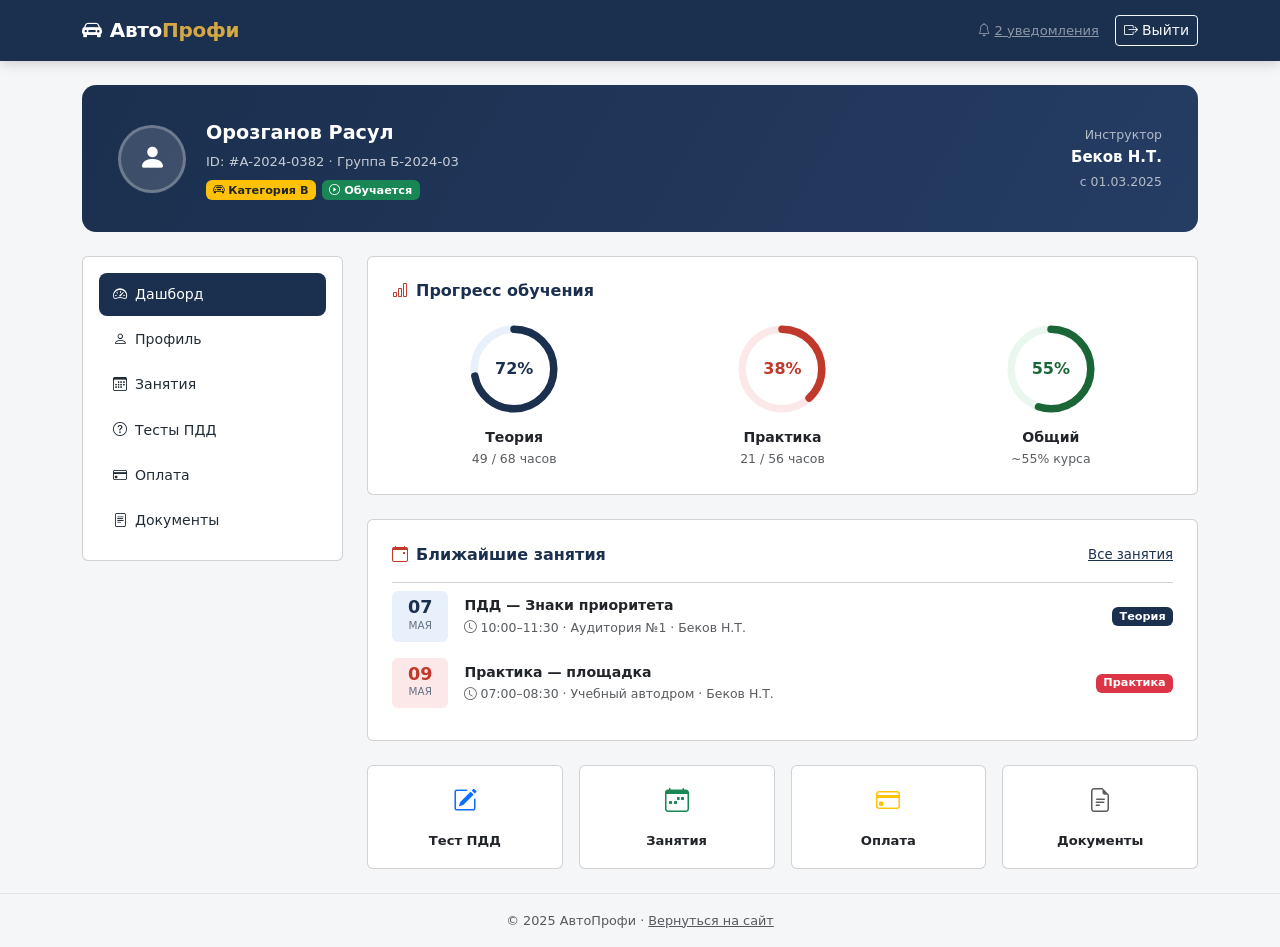
<file: cabinet.html>
﻿<!DOCTYPE html>
<html lang="ru">
<head>
    <meta charset="UTF-8">
    <meta name="viewport" content="width=device-width, initial-scale=1.0">
    <title>Личный кабинет — АвтоПрофи</title>
    <link href="https://cdn.jsdelivr.net/npm/bootstrap@5.3.0/dist/css/bootstrap.min.css" rel="stylesheet">
    <link href="https://cdn.jsdelivr.net/npm/bootstrap-icons@1.11.0/font/bootstrap-icons.css" rel="stylesheet">
    <link href="css/style.css" rel="stylesheet">
</head>
<body style="background:var(--bg)">

<nav class="site-nav navbar navbar-expand-lg">
  <div class="container">
    <a class="navbar-brand" href="index.html"><i class="bi bi-car-front-fill me-2"></i>Авто<span class="accent">Профи</span></a>
    <div class="ms-auto d-flex align-items-center gap-3">
      <a href="#" class="text-white-50 small d-none d-md-inline">
        <i class="bi bi-bell me-1"></i>2 уведомления
      </a>
      <a href="index.html" class="btn btn-outline-light btn-sm">
        <i class="bi bi-box-arrow-right me-1"></i>Выйти
      </a>
    </div>
  </div>
</nav>

<div class="container py-4">

  <!-- Шапка кабинета -->
  <div class="cab-header mb-4">
    <div class="cab-avatar">
      <i class="bi bi-person-fill fs-3"></i>
    </div>
    <div class="flex-grow-1">
      <div class="cab-name">Орозганов Расул</div>
      <div class="cab-meta">ID: #A-2024-0382 · Группа Б-2024-03</div>
      <div class="cab-badges">
        <span class="badge bg-warning text-dark"><i class="bi bi-car-front me-1"></i>Категория B</span>
        <span class="badge bg-success"><i class="bi bi-play-circle me-1"></i>Обучается</span>
      </div>
    </div>
    <div class="text-end d-none d-md-block">
      <div style="font-size:.78rem;opacity:.65">Инструктор</div>
      <div class="fw-bold">Беков Н.Т.</div>
      <div style="font-size:.78rem;opacity:.65;margin-top:2px">с 01.03.2025</div>
    </div>
  </div>

  <div class="row g-4">

    <!-- Меню -->
    <div class="col-lg-3">
      <div class="card p-3">
        <div class="sidebar-nav list-group list-group-flush">
          <div class="list-group-item active" data-tab="dashboard">
            <i class="bi bi-speedometer2"></i>Дашборд
          </div>
          <div class="list-group-item" data-tab="profile">
            <i class="bi bi-person"></i>Профиль
          </div>
          <div class="list-group-item" data-tab="lessons">
            <i class="bi bi-calendar3"></i>Занятия
          </div>
          <div class="list-group-item" data-tab="tests">
            <i class="bi bi-question-circle"></i>Тесты ПДД
          </div>
          <div class="list-group-item" data-tab="payments">
            <i class="bi bi-credit-card"></i>Оплата
          </div>
          <div class="list-group-item" data-tab="docs">
            <i class="bi bi-file-text"></i>Документы
          </div>
        </div>
      </div>
    </div>

    <!-- Контент -->
    <div class="col-lg-9">

      <!-- ДАШБОРД -->
      <div id="tab-dashboard" class="cabinet-section" style="display:block">

        <div class="card p-4 mb-4">
          <h6 class="fw-bold mb-4" style="color:var(--navy)">
            <i class="bi bi-bar-chart me-2" style="color:var(--red)"></i>Прогресс обучения
          </h6>
          <div class="row g-4">
            <div class="col-md-4">
              <div style="position:relative;width:90px;margin:0 auto 12px">
                <svg width="90" height="90" viewBox="0 0 36 36">
                  <path d="M18 2.0845 a 15.9155 15.9155 0 0 1 0 31.831 a 15.9155 15.9155 0 0 1 0 -31.831" fill="none" stroke="#e8f0fb" stroke-width="3"/>
                  <path d="M18 2.0845 a 15.9155 15.9155 0 0 1 0 31.831 a 15.9155 15.9155 0 0 1 0 -31.831" fill="none" stroke="#1b2f4e" stroke-width="3" stroke-dasharray="72,100" stroke-linecap="round"/>
                </svg>
                <div style="position:absolute;top:50%;left:50%;transform:translate(-50%,-50%);font-weight:800;font-size:1rem;color:var(--navy)">72%</div>
              </div>
              <div class="text-center fw-bold" style="font-size:.88rem">Теория</div>
              <div class="text-center text-muted" style="font-size:.78rem">49 / 68 часов</div>
            </div>
            <div class="col-md-4">
              <div style="position:relative;width:90px;margin:0 auto 12px">
                <svg width="90" height="90" viewBox="0 0 36 36">
                  <path d="M18 2.0845 a 15.9155 15.9155 0 0 1 0 31.831 a 15.9155 15.9155 0 0 1 0 -31.831" fill="none" stroke="#fce8e8" stroke-width="3"/>
                  <path d="M18 2.0845 a 15.9155 15.9155 0 0 1 0 31.831 a 15.9155 15.9155 0 0 1 0 -31.831" fill="none" stroke="#c0392b" stroke-width="3" stroke-dasharray="38,100" stroke-linecap="round"/>
                </svg>
                <div style="position:absolute;top:50%;left:50%;transform:translate(-50%,-50%);font-weight:800;font-size:1rem;color:var(--red)">38%</div>
              </div>
              <div class="text-center fw-bold" style="font-size:.88rem">Практика</div>
              <div class="text-center text-muted" style="font-size:.78rem">21 / 56 часов</div>
            </div>
            <div class="col-md-4">
              <div style="position:relative;width:90px;margin:0 auto 12px">
                <svg width="90" height="90" viewBox="0 0 36 36">
                  <path d="M18 2.0845 a 15.9155 15.9155 0 0 1 0 31.831 a 15.9155 15.9155 0 0 1 0 -31.831" fill="none" stroke="#e9f7ef" stroke-width="3"/>
                  <path d="M18 2.0845 a 15.9155 15.9155 0 0 1 0 31.831 a 15.9155 15.9155 0 0 1 0 -31.831" fill="none" stroke="#1a6636" stroke-width="3" stroke-dasharray="55,100" stroke-linecap="round"/>
                </svg>
                <div style="position:absolute;top:50%;left:50%;transform:translate(-50%,-50%);font-weight:800;font-size:1rem;color:#1a6636">55%</div>
              </div>
              <div class="text-center fw-bold" style="font-size:.88rem">Общий</div>
              <div class="text-center text-muted" style="font-size:.78rem">~55% курса</div>
            </div>
          </div>
        </div>

        <div class="card p-4 mb-4">
          <div class="d-flex justify-content-between align-items-center mb-3">
            <h6 class="fw-bold mb-0" style="color:var(--navy)">
              <i class="bi bi-calendar-event me-2" style="color:var(--red)"></i>Ближайшие занятия
            </h6>
            <a href="#" style="font-size:.83rem;color:var(--navy)" onclick="switchTab('lessons');return false">Все занятия</a>
          </div>
          <div class="list-group list-group-flush">
            <div class="list-group-item px-0 border-0">
              <div class="d-flex align-items-center gap-3">
                <div class="text-center px-3 py-2 rounded-2" style="background:#e8f0fb;min-width:50px">
                  <div class="fw-bold" style="color:var(--navy);font-size:1.1rem;line-height:1">07</div>
                  <div style="font-size:.65rem;color:var(--muted);text-transform:uppercase">мая</div>
                </div>
                <div class="flex-grow-1">
                  <div class="fw-bold" style="font-size:.88rem">ПДД — Знаки приоритета</div>
                  <div class="text-muted" style="font-size:.78rem">
                    <i class="bi bi-clock me-1"></i>10:00–11:30 · Аудитория №1 · Беков Н.Т.
                  </div>
                </div>
                <span class="badge" style="background:var(--navy)">Теория</span>
              </div>
            </div>
            <div class="list-group-item px-0 border-0">
              <div class="d-flex align-items-center gap-3">
                <div class="text-center px-3 py-2 rounded-2" style="background:#fce8e8;min-width:50px">
                  <div class="fw-bold" style="color:var(--red);font-size:1.1rem;line-height:1">09</div>
                  <div style="font-size:.65rem;color:var(--muted);text-transform:uppercase">мая</div>
                </div>
                <div class="flex-grow-1">
                  <div class="fw-bold" style="font-size:.88rem">Практика — площадка</div>
                  <div class="text-muted" style="font-size:.78rem">
                    <i class="bi bi-clock me-1"></i>07:00–08:30 · Учебный автодром · Беков Н.Т.
                  </div>
                </div>
                <span class="badge bg-danger">Практика</span>
              </div>
            </div>
          </div>
        </div>

        <div class="row g-3">
          <div class="col-6 col-md-3">
            <div class="card p-3 text-center" style="cursor:pointer" onclick="switchTab('tests')">
              <i class="bi bi-pencil-square fs-4 text-primary mb-2"></i>
              <div style="font-size:.82rem;font-weight:600">Тест ПДД</div>
            </div>
          </div>
          <div class="col-6 col-md-3">
            <div class="card p-3 text-center" style="cursor:pointer" onclick="switchTab('lessons')">
              <i class="bi bi-calendar-week fs-4 text-success mb-2"></i>
              <div style="font-size:.82rem;font-weight:600">Занятия</div>
            </div>
          </div>
          <div class="col-6 col-md-3">
            <div class="card p-3 text-center" style="cursor:pointer" onclick="switchTab('payments')">
              <i class="bi bi-credit-card fs-4 text-warning mb-2"></i>
              <div style="font-size:.82rem;font-weight:600">Оплата</div>
            </div>
          </div>
          <div class="col-6 col-md-3">
            <div class="card p-3 text-center" style="cursor:pointer" onclick="switchTab('docs')">
              <i class="bi bi-file-earmark-text fs-4 text-muted mb-2"></i>
              <div style="font-size:.82rem;font-weight:600">Документы</div>
            </div>
          </div>
        </div>
      </div>

      <!-- ПРОФИЛЬ -->
      <div id="tab-profile" class="cabinet-section">
        <div class="card p-4">
          <h6 class="fw-bold mb-4" style="color:var(--navy)">
            <i class="bi bi-person me-2" style="color:var(--red)"></i>Личные данные
          </h6>
          <div class="row g-3">
            <div class="col-md-4"><label class="form-label">Фамилия</label><input class="form-control" value="Орозганов"></div>
            <div class="col-md-4"><label class="form-label">Имя</label><input class="form-control" value="Расул"></div>
            <div class="col-md-4"><label class="form-label">Отчество</label><input class="form-control" value=""></div>
            <div class="col-md-6"><label class="form-label">Дата рождения</label><input type="date" class="form-control" value="2000-05-15"></div>
            <div class="col-md-6"><label class="form-label">Телефон</label><input class="form-control" value="+996 700 123-456"></div>
            <div class="col-12"><label class="form-label">Email</label><input type="email" class="form-control" value="almaz@mail.kg"></div>
            <div class="col-12">
              <button class="btn btn-primary">Сохранить изменения</button>
            </div>
          </div>
        </div>
      </div>

      <!-- ЗАНЯТИЯ -->
      <div id="tab-lessons" class="cabinet-section">
        <div class="card p-4">
          <h6 class="fw-bold mb-4" style="color:var(--navy)">
            <i class="bi bi-calendar3 me-2" style="color:var(--red)"></i>История занятий
          </h6>
          <div class="lesson-item done">
            <div class="d-flex justify-content-between">
              <div class="fw-bold" style="font-size:.88rem">ПДД — Введение в ПДД КР</div>
              <span class="badge bg-success">Пройдено</span>
            </div>
            <div class="text-muted" style="font-size:.78rem">01.03.2025 · 10:00–11:30 · Беков Н.Т.</div>
          </div>
          <div class="lesson-item done">
            <div class="d-flex justify-content-between">
              <div class="fw-bold" style="font-size:.88rem">ПДД — Общие положения</div>
              <span class="badge bg-success">Пройдено</span>
            </div>
            <div class="text-muted" style="font-size:.78rem">03.03.2025 · 10:00–11:30 · Беков Н.Т.</div>
          </div>
          <div class="lesson-item done">
            <div class="d-flex justify-content-between">
              <div class="fw-bold" style="font-size:.88rem">Практика — Знакомство с автомобилем</div>
              <span class="badge bg-success">Пройдено</span>
            </div>
            <div class="text-muted" style="font-size:.78rem">05.03.2025 · 07:00–08:30 · Площадка · Беков Н.Т.</div>
          </div>
          <div class="lesson-item upcoming">
            <div class="d-flex justify-content-between">
              <div class="fw-bold" style="font-size:.88rem">ПДД — Знаки приоритета</div>
              <span class="badge bg-warning text-dark">Предстоит</span>
            </div>
            <div class="text-muted" style="font-size:.78rem">07.05.2025 · 10:00–11:30 · Беков Н.Т.</div>
          </div>
          <div class="lesson-item upcoming">
            <div class="d-flex justify-content-between">
              <div class="fw-bold" style="font-size:.88rem">Практика — Площадка (трогание, остановка)</div>
              <span class="badge bg-warning text-dark">Предстоит</span>
            </div>
            <div class="text-muted" style="font-size:.78rem">09.05.2025 · 07:00–08:30 · Автодром · Беков Н.Т.</div>
          </div>
        </div>
      </div>

      <!-- ТЕСТЫ -->
      <div id="tab-tests" class="cabinet-section">
        <div class="card p-4">
          <h6 class="fw-bold mb-4" style="color:var(--navy)">
            <i class="bi bi-question-circle me-2" style="color:var(--red)"></i>Тесты по ПДД
          </h6>
          <div id="testMenu">
            <div class="row g-3 mb-4">
              <div class="col-md-4">
                <div class="card p-3 text-center border-success">
                  <i class="bi bi-check-circle-fill text-success fs-4 mb-2"></i>
                  <div class="fw-bold" style="font-size:.88rem">Раздел 1</div>
                  <div class="text-muted" style="font-size:.78rem">Общие положения</div>
                  <span class="badge bg-success mt-2">Сдан — 92%</span>
                </div>
              </div>
              <div class="col-md-4">
                <div class="card p-3 text-center" style="border-color:var(--navy);border-width:2px">
                  <i class="bi bi-pencil-square fs-4 text-primary mb-2"></i>
                  <div class="fw-bold" style="font-size:.88rem">Раздел 2</div>
                  <div class="text-muted" style="font-size:.78rem">Дорожные знаки</div>
                  <span class="badge bg-primary mt-2">В процессе</span>
                </div>
              </div>
              <div class="col-md-4">
                <div class="card p-3 text-center" style="opacity:.5">
                  <i class="bi bi-lock fs-4 text-muted mb-2"></i>
                  <div class="fw-bold" style="font-size:.88rem">Раздел 3</div>
                  <div class="text-muted" style="font-size:.78rem">Разметка и светофоры</div>
                  <span class="badge bg-secondary mt-2">Заблокирован</span>
                </div>
              </div>
            </div>
            <button class="btn btn-primary px-4" onclick="startTest()">
              <i class="bi bi-play-circle me-2"></i>Начать тест (Раздел 2)
            </button>
          </div>
          <div id="testArea" style="display:none">
            <div class="alert alert-info mb-4" style="font-size:.88rem">
              Вопрос 1 из 20 · Время: <strong id="timer">5:00</strong>
            </div>
            <h6 class="fw-bold mb-3">Что означает знак «Уступи дорогу»?</h6>
            <div class="d-grid gap-2">
              <button class="btn btn-outline-secondary text-start" onclick="answerTest(false,this)">А) Запрещение движения</button>
              <button class="btn btn-outline-secondary text-start" onclick="answerTest(true,this)">Б) Водитель обязан уступить дорогу ТС на пересекаемой дороге</button>
              <button class="btn btn-outline-secondary text-start" onclick="answerTest(false,this)">В) Движение только прямо</button>
            </div>
          </div>
        </div>
      </div>

      <!-- ОПЛАТА -->
      <div id="tab-payments" class="cabinet-section">
        <div class="card p-4">
          <h6 class="fw-bold mb-4" style="color:var(--navy)">
            <i class="bi bi-credit-card me-2" style="color:var(--red)"></i>Информация об оплате
          </h6>
          <div class="alert alert-success mb-4">
            <i class="bi bi-check-circle me-2"></i>Первый взнос оплачен. Следующий платёж: <strong>01.06.2025</strong>
          </div>
          <div class="table-responsive mb-4">
            <table class="table table-bordered align-middle">
              <thead class="table-light">
                <tr><th>Дата</th><th>Описание</th><th>Сумма</th><th>Статус</th></tr>
              </thead>
              <tbody>
                <tr>
                  <td style="font-size:.88rem">01.03.2025</td>
                  <td style="font-size:.88rem">Первый взнос (кат. B)</td>
                  <td class="fw-bold">6 000 сом</td>
                  <td><span class="badge bg-success">Оплачено</span></td>
                </tr>
                <tr>
                  <td style="font-size:.88rem">01.06.2025</td>
                  <td style="font-size:.88rem">Второй взнос (кат. B)</td>
                  <td class="fw-bold">6 000 сом</td>
                  <td><span class="badge bg-warning text-dark">Ожидается</span></td>
                </tr>
              </tbody>
            </table>
          </div>
          <div class="d-flex justify-content-between align-items-center p-3 rounded-3" style="background:var(--bg)">
            <div>
              <div class="text-muted" style="font-size:.8rem">К оплате</div>
              <div style="font-size:1.5rem;font-weight:800;color:var(--navy)">6 000 сом</div>
            </div>
            <button class="btn btn-primary" onclick="alert('Переход к оплате...')">
              <i class="bi bi-credit-card me-2"></i>Оплатить онлайн
            </button>
          </div>
        </div>
      </div>

      <!-- ДОКУМЕНТЫ -->
      <div id="tab-docs" class="cabinet-section">
        <div class="card p-4">
          <h6 class="fw-bold mb-4" style="color:var(--navy)">
            <i class="bi bi-file-text me-2" style="color:var(--red)"></i>Мои документы
          </h6>
          <div class="list-group">
            <div class="list-group-item d-flex align-items-center gap-3">
              <i class="bi bi-file-pdf text-danger fs-3"></i>
              <div class="flex-grow-1">
                <div class="fw-bold" style="font-size:.88rem">Договор об обучении</div>
                <div class="text-muted" style="font-size:.78rem">Подписан 01.03.2025 · PDF, 245 КБ</div>
              </div>
              <button class="btn btn-sm btn-outline-primary" onclick="alert('Скачивание...')">
                <i class="bi bi-download"></i>
              </button>
            </div>
            <div class="list-group-item d-flex align-items-center gap-3">
              <i class="bi bi-file-pdf text-danger fs-3"></i>
              <div class="flex-grow-1">
                <div class="fw-bold" style="font-size:.88rem">Квитанция об оплате №001</div>
                <div class="text-muted" style="font-size:.78rem">01.03.2025 · PDF, 120 КБ</div>
              </div>
              <button class="btn btn-sm btn-outline-primary" onclick="alert('Скачивание...')">
                <i class="bi bi-download"></i>
              </button>
            </div>
            <div class="list-group-item d-flex align-items-center gap-3">
              <i class="bi bi-file-earmark-text text-primary fs-3"></i>
              <div class="flex-grow-1">
                <div class="fw-bold" style="font-size:.88rem">Учебная программа — кат. B</div>
                <div class="text-muted" style="font-size:.78rem">Расписание курса · PDF, 520 КБ</div>
              </div>
              <button class="btn btn-sm btn-outline-primary" onclick="alert('Скачивание...')">
                <i class="bi bi-download"></i>
              </button>
            </div>
          </div>
        </div>
      </div>

    </div>
  </div>
</div>

<div class="text-center py-3 text-muted" style="font-size:.8rem;border-top:1px solid var(--border)">
  © 2025 АвтоПрофи · <a href="index.html" class="text-muted">Вернуться на сайт</a>
</div>

<script src="https://cdn.jsdelivr.net/npm/bootstrap@5.3.0/dist/js/bootstrap.bundle.min.js"></script>
<script src="js/main.js"></script>
<script>
function switchTab(name) {
    document.querySelectorAll('.sidebar-nav .list-group-item').forEach(function(item) {
        item.classList.remove('active');
        if (item.dataset.tab === name) item.classList.add('active');
    });
    document.querySelectorAll('.cabinet-section').forEach(function(s) { s.style.display = 'none'; });
    var el = document.getElementById('tab-' + name);
    if (el) el.style.display = 'block';
}

document.querySelectorAll('.sidebar-nav .list-group-item').forEach(function(item) {
    item.addEventListener('click', function() {
        switchTab(this.dataset.tab);
    });
});

function startTest() {
    document.getElementById('testMenu').style.display = 'none';
    document.getElementById('testArea').style.display = 'block';
    var sec = 300;
    var t = setInterval(function() {
        sec--;
        var m = Math.floor(sec / 60), s = sec % 60;
        document.getElementById('timer').textContent = m + ':' + String(s).padStart(2, '0');
        if (sec <= 0) clearInterval(t);
    }, 1000);
}

function answerTest(correct, btn) {
    document.querySelectorAll('#testArea .btn').forEach(function(b) { b.disabled = true; });
    btn.className = correct ? 'btn btn-success text-start' : 'btn btn-danger text-start';
    if (!correct) {
        document.querySelectorAll('#testArea .btn')[1].className = 'btn btn-success text-start';
    }
    setTimeout(function() {
        document.getElementById('testArea').style.display = 'none';
        document.getElementById('testMenu').style.display = 'block';
    }, 1800);
}
</script>
</body>
</html>
</file>
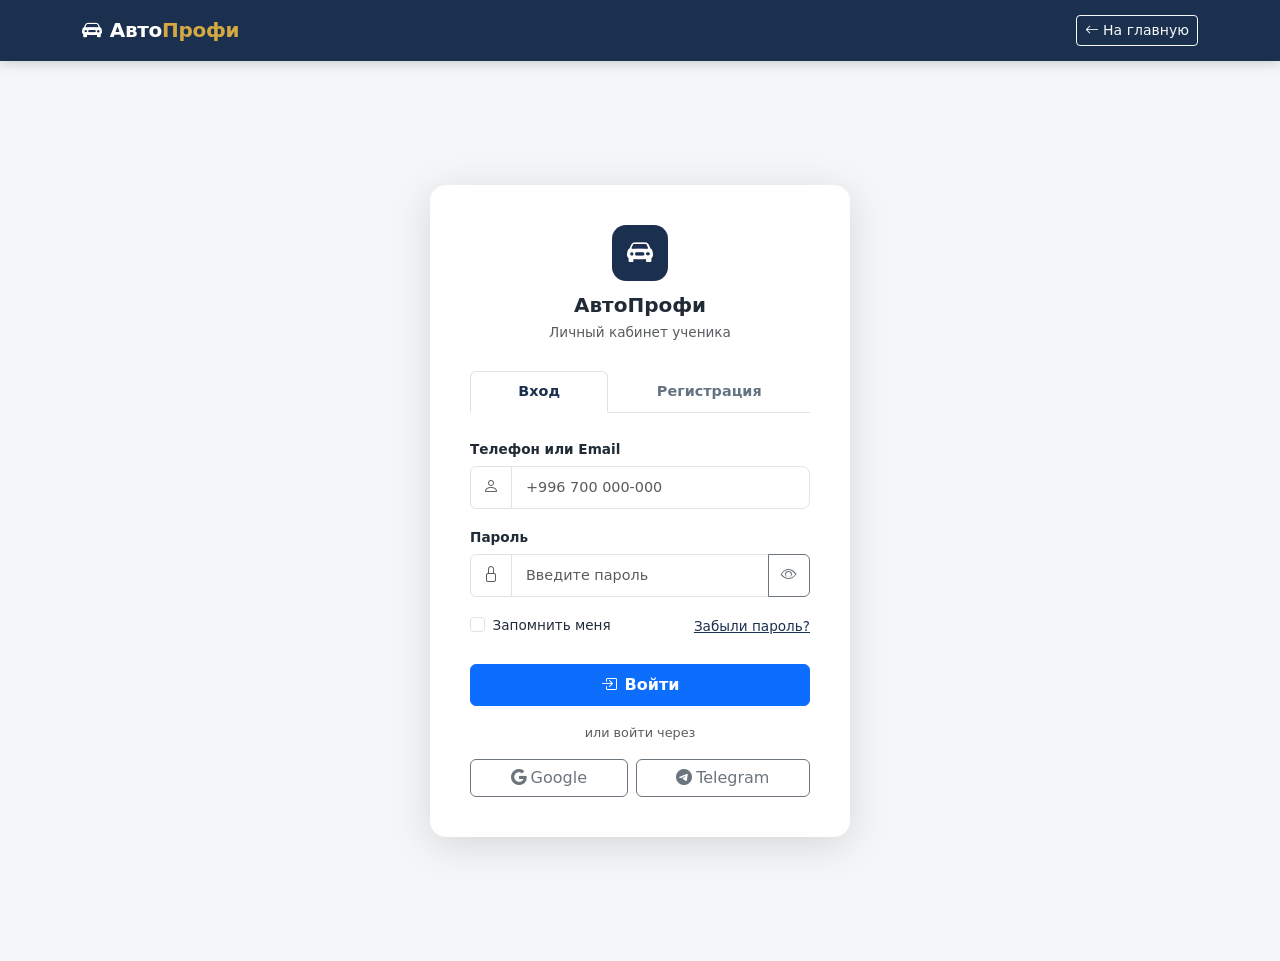
<file: login.html>
﻿<!DOCTYPE html>
<html lang="ru">
<head>
    <meta charset="UTF-8">
    <meta name="viewport" content="width=device-width, initial-scale=1.0">
    <title>Вход — АвтоПрофи</title>
    <link href="https://cdn.jsdelivr.net/npm/bootstrap@5.3.0/dist/css/bootstrap.min.css" rel="stylesheet">
    <link href="https://cdn.jsdelivr.net/npm/bootstrap-icons@1.11.0/font/bootstrap-icons.css" rel="stylesheet">
    <link href="css/style.css" rel="stylesheet">
</head>
<body>

<nav class="site-nav navbar navbar-expand-lg">
  <div class="container">
    <a class="navbar-brand" href="index.html"><i class="bi bi-car-front-fill me-2"></i>Авто<span class="accent">Профи</span></a>
    <div class="ms-auto">
      <a href="index.html" class="btn btn-outline-light btn-sm">
        <i class="bi bi-arrow-left me-1"></i>На главную
      </a>
    </div>
  </div>
</nav>

<div class="auth-wrap">
  <div class="auth-card">
    <div class="auth-logo-block">
      <div class="logo-icon"><i class="bi bi-car-front-fill"></i></div>
      <h5 class="fw-bold mb-1">АвтоПрофи</h5>
      <p class="text-muted mb-0" style="font-size:.85rem">Личный кабинет ученика</p>
    </div>

    <ul class="nav nav-tabs mb-4" id="authTabs">
      <li class="nav-item flex-fill text-center">
        <a class="nav-link active" data-bs-toggle="tab" href="#loginPane">Вход</a>
      </li>
      <li class="nav-item flex-fill text-center">
        <a class="nav-link" data-bs-toggle="tab" href="#regPane">Регистрация</a>
      </li>
    </ul>

    <div class="tab-content">
      <!-- Вход -->
      <div class="tab-pane fade show active" id="loginPane">
        <form id="loginForm">
          <div class="mb-3">
            <label class="form-label">Телефон или Email</label>
            <div class="input-group">
              <span class="input-group-text bg-white"><i class="bi bi-person text-muted"></i></span>
              <input type="text" class="form-control" placeholder="+996 700 000-000">
            </div>
          </div>
          <div class="mb-3">
            <label class="form-label">Пароль</label>
            <div class="input-group">
              <span class="input-group-text bg-white"><i class="bi bi-lock text-muted"></i></span>
              <input type="password" class="form-control" id="pass1" placeholder="Введите пароль">
              <button class="btn btn-outline-secondary" type="button" onclick="togglePass('pass1',this)">
                <i class="bi bi-eye"></i>
              </button>
            </div>
          </div>
          <div class="d-flex justify-content-between align-items-center mb-4">
            <div class="form-check">
              <input class="form-check-input" type="checkbox" id="rem">
              <label class="form-check-label" for="rem" style="font-size:.85rem">Запомнить меня</label>
            </div>
            <a href="#" style="font-size:.85rem;color:var(--navy)">Забыли пароль?</a>
          </div>
          <button type="submit" class="btn btn-primary w-100 py-2 fw-bold mb-3">
            <i class="bi bi-box-arrow-in-right me-2"></i>Войти
          </button>
          <div class="text-center text-muted mb-3" style="font-size:.8rem">или войти через</div>
          <div class="d-flex gap-2">
            <button type="button" class="btn btn-outline-secondary flex-fill" onclick="location.href='cabinet.html'">
              <i class="bi bi-google me-1"></i>Google
            </button>
            <button type="button" class="btn btn-outline-secondary flex-fill" onclick="location.href='cabinet.html'">
              <i class="bi bi-telegram me-1"></i>Telegram
            </button>
          </div>
        </form>
      </div>

      <!-- Регистрация -->
      <div class="tab-pane fade" id="regPane">
        <form id="regForm" novalidate>
          <div class="row g-3">
            <div class="col-6">
              <label class="form-label">Фамилия <span class="text-danger">*</span></label>
              <input type="text" class="form-control" placeholder="Иванов" required>
              <div class="invalid-feedback">Обязательно</div>
            </div>
            <div class="col-6">
              <label class="form-label">Имя <span class="text-danger">*</span></label>
              <input type="text" class="form-control" placeholder="Иван" required>
              <div class="invalid-feedback">Обязательно</div>
            </div>
            <div class="col-12">
              <label class="form-label">Телефон <span class="text-danger">*</span></label>
              <div class="input-group">
                <span class="input-group-text bg-white"><i class="bi bi-telephone text-muted"></i></span>
                <input type="tel" class="form-control" placeholder="+996 700 000-000" required>
                <div class="invalid-feedback">Введите номер</div>
              </div>
            </div>
            <div class="col-12">
              <label class="form-label">Email</label>
              <div class="input-group">
                <span class="input-group-text bg-white"><i class="bi bi-envelope text-muted"></i></span>
                <input type="email" class="form-control" placeholder="example@mail.com">
              </div>
            </div>
            <div class="col-12">
              <label class="form-label">Пароль <span class="text-danger">*</span></label>
              <div class="input-group">
                <span class="input-group-text bg-white"><i class="bi bi-lock text-muted"></i></span>
                <input type="password" class="form-control" id="pass2" placeholder="Минимум 8 символов" minlength="8" required>
                <button class="btn btn-outline-secondary" type="button" onclick="togglePass('pass2',this)">
                  <i class="bi bi-eye"></i>
                </button>
                <div class="invalid-feedback">Минимум 8 символов</div>
              </div>
            </div>
            <div class="col-12">
              <label class="form-label">Подтвердить пароль <span class="text-danger">*</span></label>
              <div class="input-group">
                <span class="input-group-text bg-white"><i class="bi bi-lock-fill text-muted"></i></span>
                <input type="password" class="form-control" id="pass3" placeholder="Повторите пароль" required>
                <div class="invalid-feedback">Пароли не совпадают</div>
              </div>
            </div>
            <div class="col-12">
              <div class="form-check">
                <input class="form-check-input" type="checkbox" id="terms" required>
                <label class="form-check-label" for="terms" style="font-size:.83rem">
                  Соглашаюсь с <a href="#">условиями использования</a>
                </label>
                <div class="invalid-feedback">Необходимо согласие</div>
              </div>
            </div>
            <div class="col-12">
              <button type="submit" class="btn btn-danger w-100 py-2 fw-bold">
                <i class="bi bi-person-plus me-2"></i>Зарегистрироваться
              </button>
            </div>
          </div>
        </form>
      </div>
    </div>

  </div>
</div>

<script src="https://cdn.jsdelivr.net/npm/bootstrap@5.3.0/dist/js/bootstrap.bundle.min.js"></script>
<script>
function togglePass(id, btn) {
    const f = document.getElementById(id);
    if (f.type === 'password') { f.type = 'text'; btn.innerHTML = '<i class="bi bi-eye-slash"></i>'; }
    else { f.type = 'password'; btn.innerHTML = '<i class="bi bi-eye"></i>'; }
}
document.getElementById('loginForm').addEventListener('submit', e => {
    e.preventDefault();
    location.href = 'cabinet.html';
});
document.getElementById('regForm').addEventListener('submit', function(e) {
    e.preventDefault();
    if (!this.checkValidity()) { this.classList.add('was-validated'); return; }
    if (document.getElementById('pass2').value !== document.getElementById('pass3').value) {
        document.getElementById('pass3').setCustomValidity('mismatch');
        this.classList.add('was-validated');
        return;
    }
    location.href = 'cabinet.html';
});
document.getElementById('pass3').addEventListener('input', function() {
    this.setCustomValidity('');
});
</script>
</body>
</html>
</file>
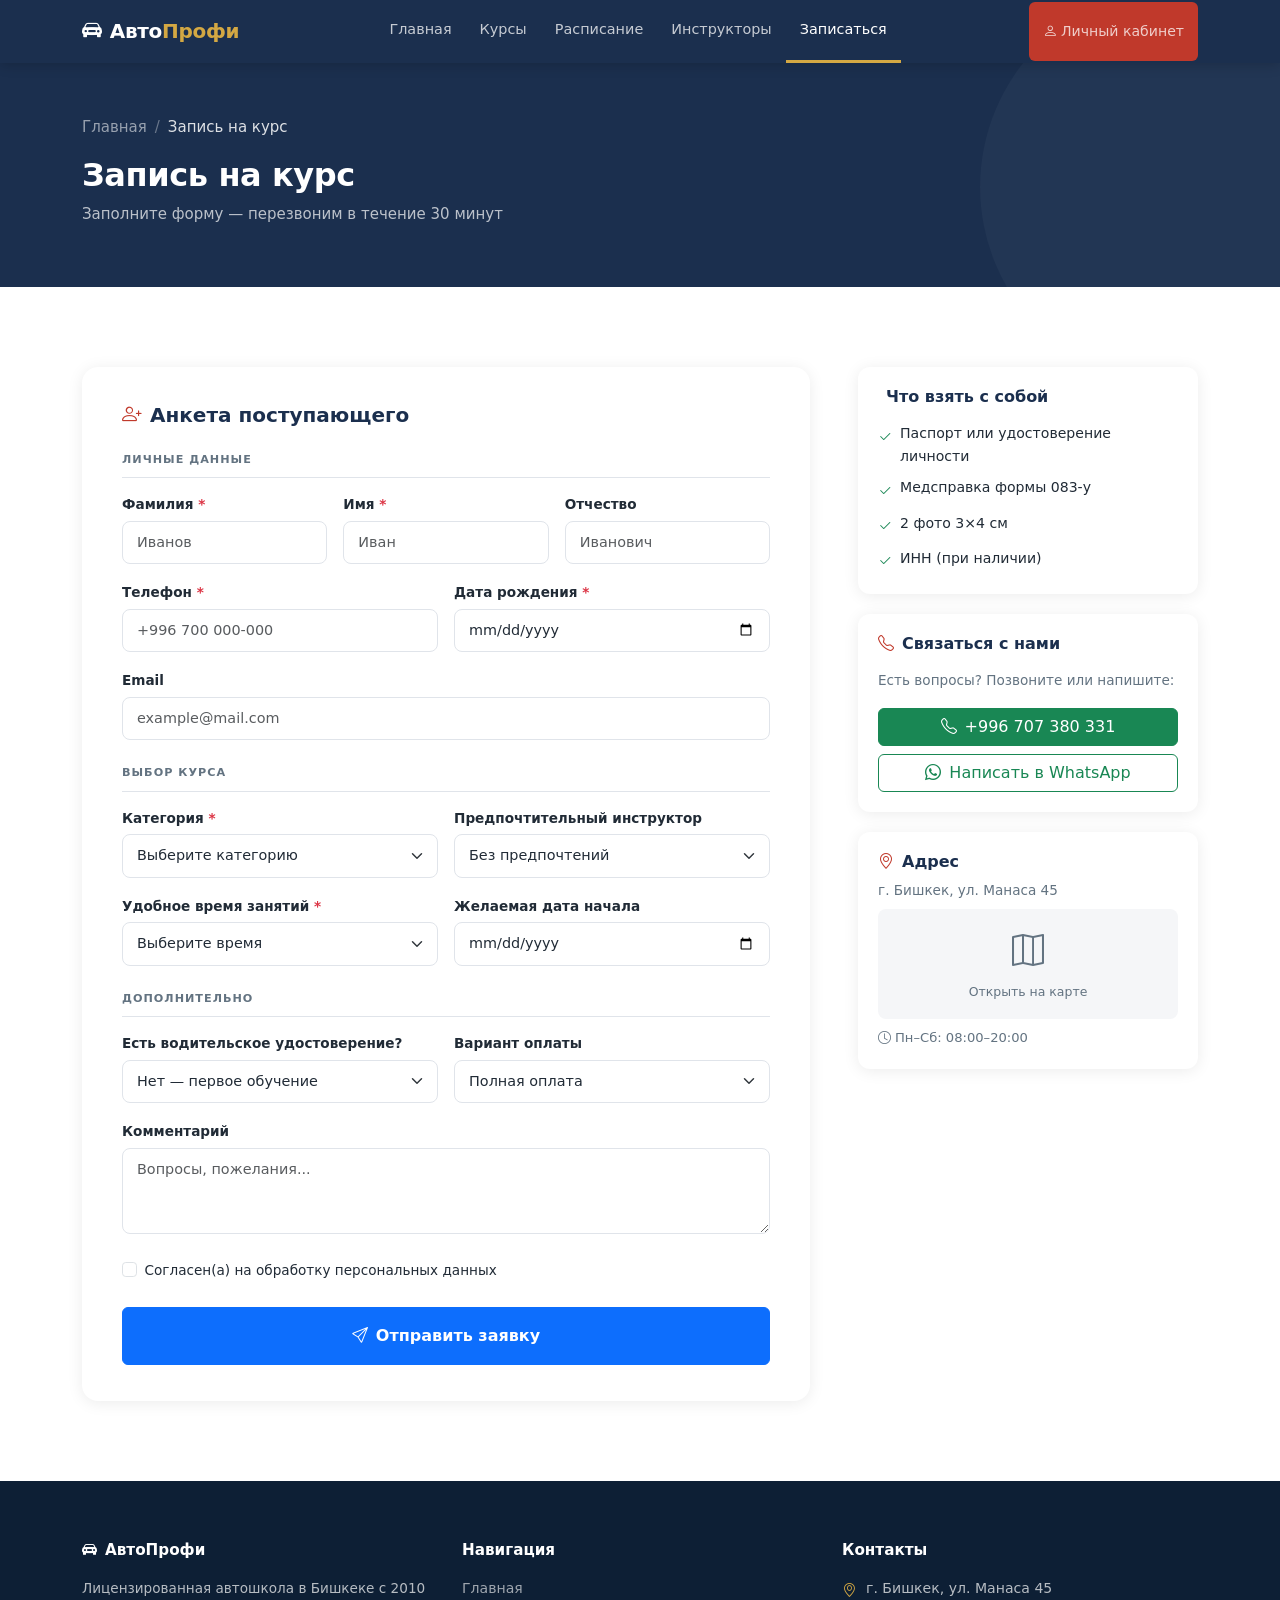
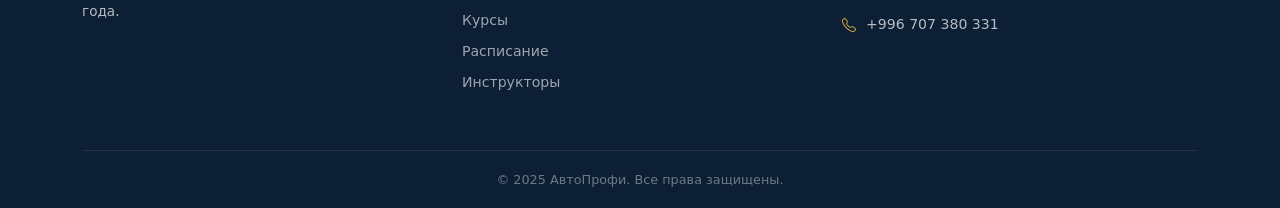
<file: register.html>
﻿<!DOCTYPE html>
<html lang="ru">
<head>
    <meta charset="UTF-8">
    <meta name="viewport" content="width=device-width, initial-scale=1.0">
    <title>Записаться — АвтоПрофи</title>
    <link href="https://cdn.jsdelivr.net/npm/bootstrap@5.3.0/dist/css/bootstrap.min.css" rel="stylesheet">
    <link href="https://cdn.jsdelivr.net/npm/bootstrap-icons@1.11.0/font/bootstrap-icons.css" rel="stylesheet">
    <link href="css/style.css" rel="stylesheet">
</head>
<body>

<nav class="site-nav navbar navbar-expand-lg">
  <div class="container">
    <a class="navbar-brand" href="index.html"><i class="bi bi-car-front-fill me-2"></i>Авто<span class="accent">Профи</span></a>
    <button class="navbar-toggler border-0" type="button" data-bs-toggle="collapse" data-bs-target="#nav">
      <i class="bi bi-list text-white fs-4"></i>
    </button>
    <div class="collapse navbar-collapse" id="nav">
      <ul class="navbar-nav mx-auto">
        <li class="nav-item"><a class="nav-link" href="index.html">Главная</a></li>
        <li class="nav-item"><a class="nav-link" href="courses.html">Курсы</a></li>
        <li class="nav-item"><a class="nav-link" href="schedule.html">Расписание</a></li>
        <li class="nav-item"><a class="nav-link" href="instructors.html">Инструкторы</a></li>
        <li class="nav-item"><a class="nav-link active" href="register.html">Записаться</a></li>
      </ul>
      <a href="login.html" class="nav-link btn-login"><i class="bi bi-person me-1"></i>Личный кабинет</a>
    </div>
  </div>
</nav>

<div class="page-header">
  <div class="container">
    <nav aria-label="breadcrumb" class="mb-3">
      <ol class="breadcrumb">
        <li class="breadcrumb-item"><a href="index.html">Главная</a></li>
        <li class="breadcrumb-item active">Запись на курс</li>
      </ol>
    </nav>
    <h1>Запись на курс</h1>
    <p class="mt-2" style="color:rgba(255,255,255,.7)">Заполните форму — перезвоним в течение 30 минут</p>
  </div>
</div>

<section class="section">
  <div class="container">
    <div class="row g-5">

      <div class="col-lg-8">
        <div class="form-wrap">
          <h5 class="fw-bold mb-4" style="color:var(--navy)">
            <i class="bi bi-person-plus me-2" style="color:var(--red)"></i>Анкета поступающего
          </h5>

          <div id="formSuccess" class="alert alert-success mb-4" style="display:none" role="alert">
            <i class="bi bi-check-circle-fill me-2"></i>
            <strong>Заявка принята!</strong> Мы свяжемся с вами в течение 30 минут.
          </div>

          <form id="enrollForm" novalidate>
            <div class="form-section-label">Личные данные</div>
            <div class="row g-3">
              <div class="col-md-4">
                <label class="form-label">Фамилия <span class="text-danger">*</span></label>
                <input type="text" class="form-control" placeholder="Иванов" required>
                <div class="invalid-feedback">Введите фамилию</div>
              </div>
              <div class="col-md-4">
                <label class="form-label">Имя <span class="text-danger">*</span></label>
                <input type="text" class="form-control" placeholder="Иван" required>
                <div class="invalid-feedback">Введите имя</div>
              </div>
              <div class="col-md-4">
                <label class="form-label">Отчество</label>
                <input type="text" class="form-control" placeholder="Иванович">
              </div>
              <div class="col-md-6">
                <label class="form-label">Телефон <span class="text-danger">*</span></label>
                <input type="tel" class="form-control" placeholder="+996 700 000-000" required>
                <div class="invalid-feedback">Укажите номер телефона</div>
              </div>
              <div class="col-md-6">
                <label class="form-label">Дата рождения <span class="text-danger">*</span></label>
                <input type="date" class="form-control" required>
                <div class="invalid-feedback">Укажите дату рождения</div>
              </div>
              <div class="col-12">
                <label class="form-label">Email</label>
                <input type="email" class="form-control" placeholder="example@mail.com">
              </div>
            </div>

            <div class="form-section-label">Выбор курса</div>
            <div class="row g-3">
              <div class="col-md-6">
                <label class="form-label">Категория <span class="text-danger">*</span></label>
                <select class="form-select" required>
                  <option value="" disabled selected>Выберите категорию</option>
                  <option>A — Мотоцикл (8 000 сом)</option>
                  <option>B — Легковой автомобиль (12 000 сом)</option>
                  <option>C — Грузовой автомобиль (15 000 сом)</option>
                  <option>D — Автобус (18 000 сом)</option>
                </select>
                <div class="invalid-feedback">Выберите категорию</div>
              </div>
              <div class="col-md-6">
                <label class="form-label">Предпочтительный инструктор</label>
                <select class="form-select">
                  <option value="">Без предпочтений</option>
                  <option>Асанов А.К. (кат. B, C)</option>
                  <option>Беков Н.Т. (кат. A, B)</option>
                  <option>Жакыпова Г.А. (кат. B)</option>
                  <option>Маматов С.Р. (кат. B, C)</option>
                  <option>Токтосунов Э.Б. (кат. C, D)</option>
                  <option>Калматов Д.С. (кат. A, B)</option>
                </select>
              </div>
              <div class="col-md-6">
                <label class="form-label">Удобное время занятий <span class="text-danger">*</span></label>
                <select class="form-select" required>
                  <option value="" disabled selected>Выберите время</option>
                  <option>Утро — 08:00–12:00</option>
                  <option>День — 12:00–16:00</option>
                  <option>Вечер — 16:00–20:00</option>
                </select>
                <div class="invalid-feedback">Выберите удобное время</div>
              </div>
              <div class="col-md-6">
                <label class="form-label">Желаемая дата начала</label>
                <input type="date" class="form-control">
              </div>
            </div>

            <div class="form-section-label">Дополнительно</div>
            <div class="row g-3">
              <div class="col-md-6">
                <label class="form-label">Есть водительское удостоверение?</label>
                <select class="form-select">
                  <option>Нет — первое обучение</option>
                  <option>Есть кат. A</option>
                  <option>Есть кат. B</option>
                  <option>Есть кат. B и C</option>
                </select>
              </div>
              <div class="col-md-6">
                <label class="form-label">Вариант оплаты</label>
                <select class="form-select">
                  <option>Полная оплата</option>
                  <option>50% + 50% в середине курса</option>
                  <option>Рассрочка на 3 месяца</option>
                  <option>Рассрочка на 6 месяцев</option>
                </select>
              </div>
              <div class="col-12">
                <label class="form-label">Комментарий</label>
                <textarea class="form-control" rows="3" placeholder="Вопросы, пожелания..."></textarea>
              </div>
            </div>

            <div class="form-check mt-4 mb-4">
              <input class="form-check-input" type="checkbox" id="agree" required>
              <label class="form-check-label" for="agree" style="font-size:.85rem">
                Согласен(а) на обработку персональных данных
              </label>
              <div class="invalid-feedback">Необходимо ваше согласие</div>
            </div>

            <button type="submit" class="btn btn-primary w-100 py-3 fw-bold">
              <i class="bi bi-send me-2"></i>Отправить заявку
            </button>
          </form>
        </div>
      </div>

      <!-- Боковая панель -->
      <div class="col-lg-4">
        <div class="info-card">
          <h6 class="fw-bold mb-3" style="color:var(--navy)">
            <i class="bi bi-clipboard-list me-2" style="color:var(--red)"></i>Что взять с собой
          </h6>
          <ul class="list-unstyled mb-0" style="font-size:.88rem">
            <li class="d-flex gap-2 mb-2"><i class="bi bi-check2 text-success mt-1"></i>Паспорт или удостоверение личности</li>
            <li class="d-flex gap-2 mb-2"><i class="bi bi-check2 text-success mt-1"></i>Медсправка формы 083-у</li>
            <li class="d-flex gap-2 mb-2"><i class="bi bi-check2 text-success mt-1"></i>2 фото 3×4 см</li>
            <li class="d-flex gap-2"><i class="bi bi-check2 text-success mt-1"></i>ИНН (при наличии)</li>
          </ul>
        </div>

        <div class="info-card">
          <h6 class="fw-bold mb-3" style="color:var(--navy)">
            <i class="bi bi-telephone me-2" style="color:var(--red)"></i>Связаться с нами
          </h6>
          <p style="font-size:.85rem;color:var(--muted)">Есть вопросы? Позвоните или напишите:</p>
          <a href="tel:+996707380331" class="btn btn-success w-100 mb-2">
            <i class="bi bi-telephone me-2"></i>+996 707 380 331
          </a>
          <a href="#" class="btn btn-outline-success w-100">
            <i class="bi bi-whatsapp me-2"></i>Написать в WhatsApp
          </a>
        </div>

        <div class="info-card">
          <h6 class="fw-bold mb-2" style="color:var(--navy)">
            <i class="bi bi-geo-alt me-2" style="color:var(--red)"></i>Адрес
          </h6>
          <p style="font-size:.85rem;color:var(--muted);margin-bottom:8px">г. Бишкек, ул. Манаса 45</p>
          <div style="background:var(--bg);border-radius:8px;height:110px;display:flex;align-items:center;justify-content:center;color:var(--muted)">
            <div class="text-center">
              <i class="bi bi-map fs-2"></i>
              <div style="font-size:.78rem;margin-top:4px">Открыть на карте</div>
            </div>
          </div>
          <p style="font-size:.82rem;color:var(--muted);margin-top:8px;margin-bottom:0">
            <i class="bi bi-clock me-1"></i>Пн–Сб: 08:00–20:00
          </p>
        </div>
      </div>

    </div>
  </div>
</section>

<footer>
  <div class="container">
    <div class="row g-4">
      <div class="col-lg-4"><h5><i class="bi bi-car-front-fill me-2"></i>АвтоПрофи</h5><p style="font-size:.85rem">Лицензированная автошкола в Бишкеке с 2010 года.</p></div>
      <div class="col-lg-4"><h5>Навигация</h5><ul><li><a href="index.html">Главная</a></li><li><a href="courses.html">Курсы</a></li><li><a href="schedule.html">Расписание</a></li><li><a href="instructors.html">Инструкторы</a></li></ul></div>
      <div class="col-lg-4"><h5>Контакты</h5>
        <div class="footer-contact-item"><i class="bi bi-geo-alt"></i><span>г. Бишкек, ул. Манаса 45</span></div>
        <div class="footer-contact-item"><i class="bi bi-telephone"></i><span>+996 707 380 331</span></div>
      </div>
    </div>
    <div class="footer-bottom text-center">© 2025 АвтоПрофи. Все права защищены.</div>
  </div>
</footer>

<script src="https://cdn.jsdelivr.net/npm/bootstrap@5.3.0/dist/js/bootstrap.bundle.min.js"></script>
<script src="js/main.js"></script>
<script>
document.getElementById('enrollForm').addEventListener('submit', function(e) {
    e.preventDefault();
    if (!this.checkValidity()) {
        this.classList.add('was-validated');
        return;
    }
    var msg = document.getElementById('formSuccess');
    msg.style.display = 'block';
    this.reset();
    this.classList.remove('was-validated');
    msg.scrollIntoView({ behavior: 'smooth', block: 'nearest' });
    setTimeout(() => msg.style.display = 'none', 5000);
});
</script>
</body>
</html>
</file>
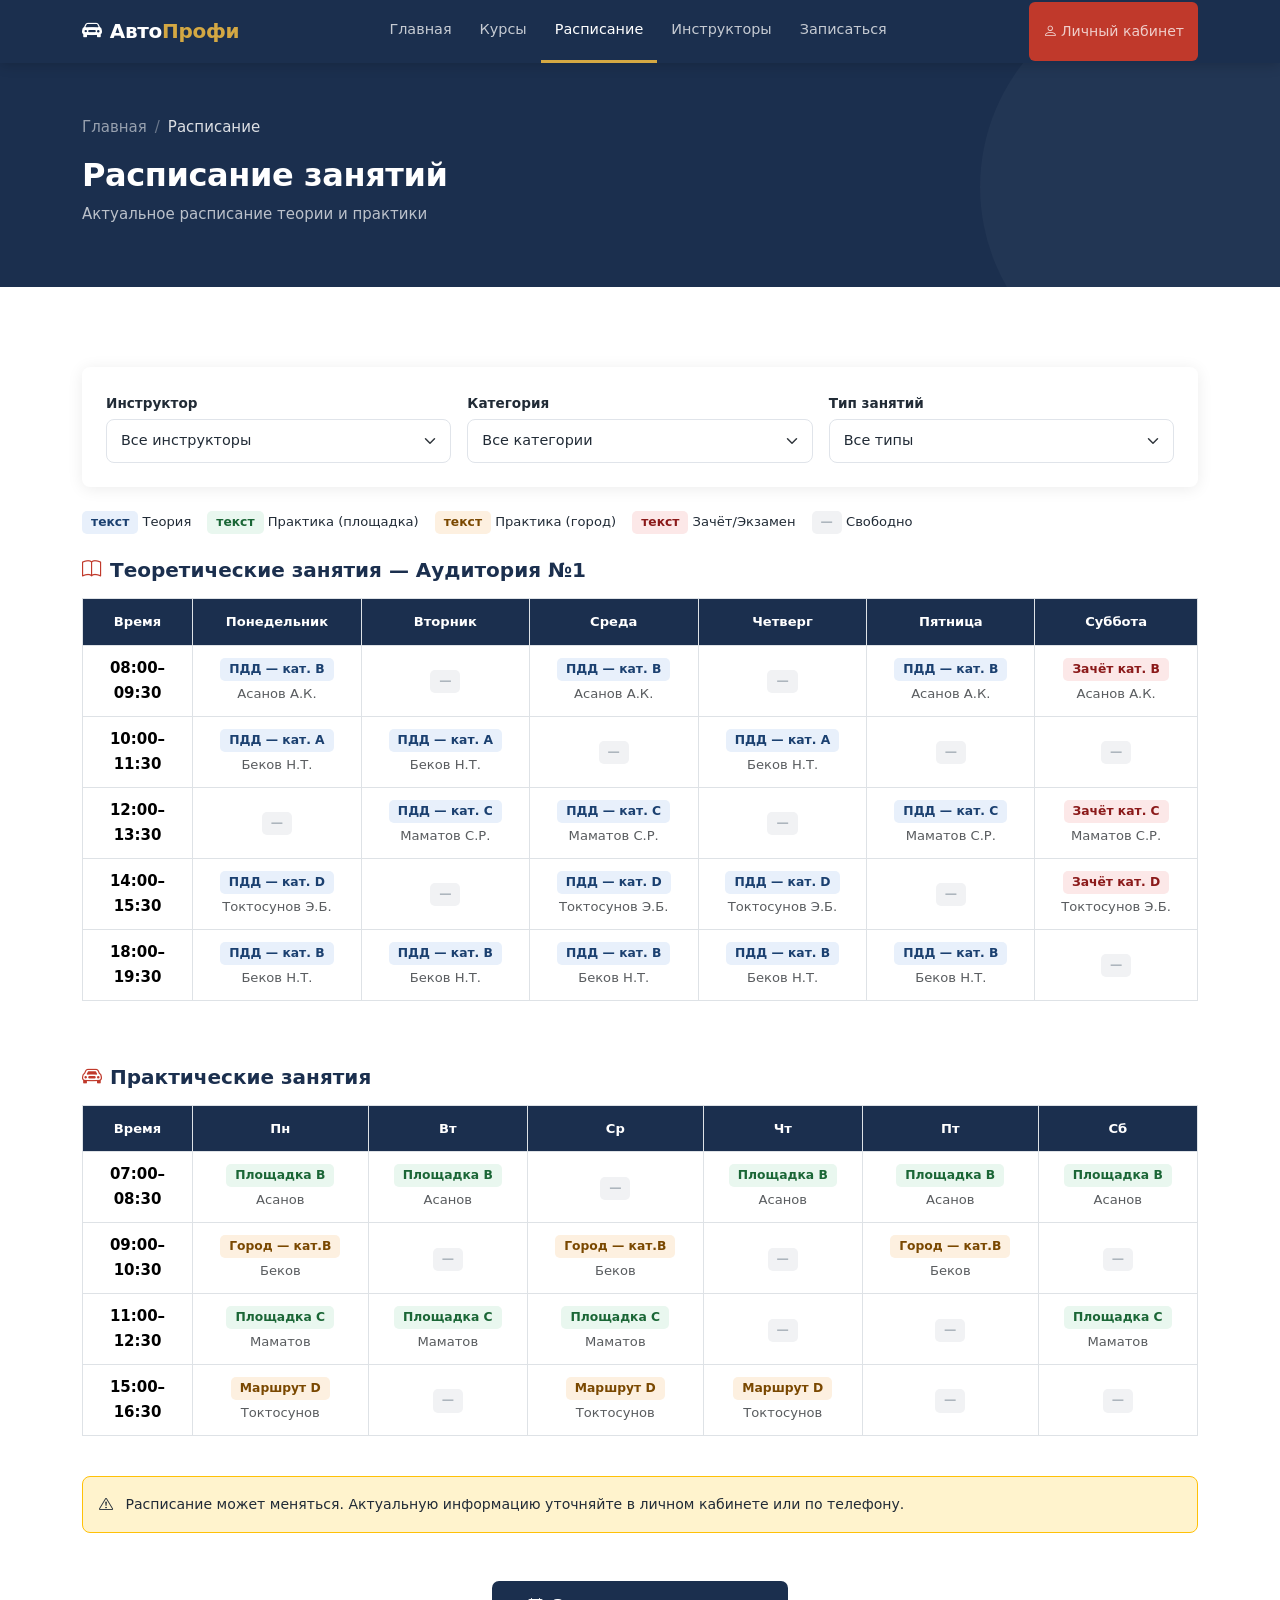
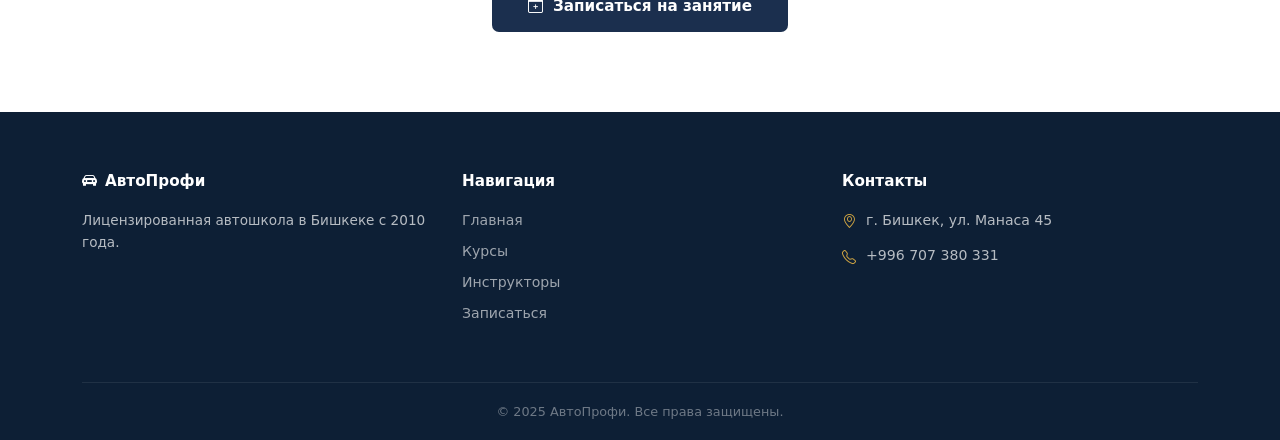
<file: schedule.html>
﻿<!DOCTYPE html>
<html lang="ru">
<head>
    <meta charset="UTF-8">
    <meta name="viewport" content="width=device-width, initial-scale=1.0">
    <title>Расписание — АвтоПрофи</title>
    <link href="https://cdn.jsdelivr.net/npm/bootstrap@5.3.0/dist/css/bootstrap.min.css" rel="stylesheet">
    <link href="https://cdn.jsdelivr.net/npm/bootstrap-icons@1.11.0/font/bootstrap-icons.css" rel="stylesheet">
    <link href="css/style.css" rel="stylesheet">
</head>
<body>

<nav class="site-nav navbar navbar-expand-lg">
  <div class="container">
    <a class="navbar-brand" href="index.html"><i class="bi bi-car-front-fill me-2"></i>Авто<span class="accent">Профи</span></a>
    <button class="navbar-toggler border-0" type="button" data-bs-toggle="collapse" data-bs-target="#nav">
      <i class="bi bi-list text-white fs-4"></i>
    </button>
    <div class="collapse navbar-collapse" id="nav">
      <ul class="navbar-nav mx-auto">
        <li class="nav-item"><a class="nav-link" href="index.html">Главная</a></li>
        <li class="nav-item"><a class="nav-link" href="courses.html">Курсы</a></li>
        <li class="nav-item"><a class="nav-link active" href="schedule.html">Расписание</a></li>
        <li class="nav-item"><a class="nav-link" href="instructors.html">Инструкторы</a></li>
        <li class="nav-item"><a class="nav-link" href="register.html">Записаться</a></li>
      </ul>
      <a href="login.html" class="nav-link btn-login"><i class="bi bi-person me-1"></i>Личный кабинет</a>
    </div>
  </div>
</nav>

<div class="page-header">
  <div class="container">
    <nav aria-label="breadcrumb" class="mb-3">
      <ol class="breadcrumb">
        <li class="breadcrumb-item"><a href="index.html">Главная</a></li>
        <li class="breadcrumb-item active">Расписание</li>
      </ol>
    </nav>
    <h1>Расписание занятий</h1>
    <p class="mt-2" style="color:rgba(255,255,255,.7)">Актуальное расписание теории и практики</p>
  </div>
</div>

<section class="section">
  <div class="container">

    <!-- Фильтры -->
    <div class="p-4 mb-4 rounded-3" style="background:#fff;box-shadow:var(--shadow)">
      <div class="row g-3 align-items-end">
        <div class="col-md-4">
          <label class="form-label">Инструктор</label>
          <select class="form-select" id="instructorFilter">
            <option value="">Все инструкторы</option>
            <option value="asanov">Асанов А.К.</option>
            <option value="bekov">Беков Н.Т.</option>
            <option value="mamatov">Маматов С.Р.</option>
            <option value="toktosunov">Токтосунов Э.Б.</option>
          </select>
        </div>
        <div class="col-md-4">
          <label class="form-label">Категория</label>
          <select class="form-select">
            <option value="">Все категории</option>
            <option>A — Мотоцикл</option>
            <option>B — Легковой</option>
            <option>C — Грузовой</option>
            <option>D — Автобус</option>
          </select>
        </div>
        <div class="col-md-4">
          <label class="form-label">Тип занятий</label>
          <select class="form-select">
            <option>Все типы</option>
            <option>Теория</option>
            <option>Практика — площадка</option>
            <option>Практика — город</option>
          </select>
        </div>
      </div>
    </div>

    <!-- Легенда -->
    <div class="d-flex gap-3 flex-wrap mb-4" style="font-size:.82rem">
      <span><span class="slot slot-theory">текст</span> Теория</span>
      <span><span class="slot slot-field">текст</span> Практика (площадка)</span>
      <span><span class="slot slot-city">текст</span> Практика (город)</span>
      <span><span class="slot slot-exam">текст</span> Зачёт/Экзамен</span>
      <span><span class="slot slot-free">—</span> Свободно</span>
    </div>

    <!-- Теория -->
    <h5 class="fw-bold mb-3" style="color:var(--navy)">
      <i class="bi bi-book me-2" style="color:var(--red)"></i>Теоретические занятия — Аудитория №1
    </h5>
    <div class="table-responsive mb-5">
      <table class="table table-bordered sched-table">
        <thead>
          <tr>
            <th style="width:110px">Время</th>
            <th>Понедельник</th><th>Вторник</th><th>Среда</th><th>Четверг</th><th>Пятница</th><th>Суббота</th>
          </tr>
        </thead>
        <tbody>
          <tr data-instructor="asanov">
            <td class="fw-bold">08:00–09:30</td>
            <td><span class="slot slot-theory">ПДД — кат. B</span><br><small class="text-muted">Асанов А.К.</small></td>
            <td><span class="slot slot-free">—</span></td>
            <td><span class="slot slot-theory">ПДД — кат. B</span><br><small class="text-muted">Асанов А.К.</small></td>
            <td><span class="slot slot-free">—</span></td>
            <td><span class="slot slot-theory">ПДД — кат. B</span><br><small class="text-muted">Асанов А.К.</small></td>
            <td><span class="slot slot-exam">Зачёт кат. B</span><br><small class="text-muted">Асанов А.К.</small></td>
          </tr>
          <tr data-instructor="bekov">
            <td class="fw-bold">10:00–11:30</td>
            <td><span class="slot slot-theory">ПДД — кат. A</span><br><small class="text-muted">Беков Н.Т.</small></td>
            <td><span class="slot slot-theory">ПДД — кат. A</span><br><small class="text-muted">Беков Н.Т.</small></td>
            <td><span class="slot slot-free">—</span></td>
            <td><span class="slot slot-theory">ПДД — кат. A</span><br><small class="text-muted">Беков Н.Т.</small></td>
            <td><span class="slot slot-free">—</span></td>
            <td><span class="slot slot-free">—</span></td>
          </tr>
          <tr data-instructor="mamatov">
            <td class="fw-bold">12:00–13:30</td>
            <td><span class="slot slot-free">—</span></td>
            <td><span class="slot slot-theory">ПДД — кат. C</span><br><small class="text-muted">Маматов С.Р.</small></td>
            <td><span class="slot slot-theory">ПДД — кат. C</span><br><small class="text-muted">Маматов С.Р.</small></td>
            <td><span class="slot slot-free">—</span></td>
            <td><span class="slot slot-theory">ПДД — кат. C</span><br><small class="text-muted">Маматов С.Р.</small></td>
            <td><span class="slot slot-exam">Зачёт кат. C</span><br><small class="text-muted">Маматов С.Р.</small></td>
          </tr>
          <tr data-instructor="toktosunov">
            <td class="fw-bold">14:00–15:30</td>
            <td><span class="slot slot-theory">ПДД — кат. D</span><br><small class="text-muted">Токтосунов Э.Б.</small></td>
            <td><span class="slot slot-free">—</span></td>
            <td><span class="slot slot-theory">ПДД — кат. D</span><br><small class="text-muted">Токтосунов Э.Б.</small></td>
            <td><span class="slot slot-theory">ПДД — кат. D</span><br><small class="text-muted">Токтосунов Э.Б.</small></td>
            <td><span class="slot slot-free">—</span></td>
            <td><span class="slot slot-exam">Зачёт кат. D</span><br><small class="text-muted">Токтосунов Э.Б.</small></td>
          </tr>
          <tr data-instructor="bekov">
            <td class="fw-bold">18:00–19:30</td>
            <td><span class="slot slot-theory">ПДД — кат. B</span><br><small class="text-muted">Беков Н.Т.</small></td>
            <td><span class="slot slot-theory">ПДД — кат. B</span><br><small class="text-muted">Беков Н.Т.</small></td>
            <td><span class="slot slot-theory">ПДД — кат. B</span><br><small class="text-muted">Беков Н.Т.</small></td>
            <td><span class="slot slot-theory">ПДД — кат. B</span><br><small class="text-muted">Беков Н.Т.</small></td>
            <td><span class="slot slot-theory">ПДД — кат. B</span><br><small class="text-muted">Беков Н.Т.</small></td>
            <td><span class="slot slot-free">—</span></td>
          </tr>
        </tbody>
      </table>
    </div>

    <!-- Практика -->
    <h5 class="fw-bold mb-3" style="color:var(--navy)">
      <i class="bi bi-car-front me-2" style="color:var(--red)"></i>Практические занятия
    </h5>
    <div class="table-responsive">
      <table class="table table-bordered sched-table">
        <thead>
          <tr>
            <th style="width:110px">Время</th>
            <th>Пн</th><th>Вт</th><th>Ср</th><th>Чт</th><th>Пт</th><th>Сб</th>
          </tr>
        </thead>
        <tbody>
          <tr data-instructor="asanov">
            <td class="fw-bold">07:00–08:30</td>
            <td><span class="slot slot-field">Площадка B</span><br><small class="text-muted">Асанов</small></td>
            <td><span class="slot slot-field">Площадка B</span><br><small class="text-muted">Асанов</small></td>
            <td><span class="slot slot-free">—</span></td>
            <td><span class="slot slot-field">Площадка B</span><br><small class="text-muted">Асанов</small></td>
            <td><span class="slot slot-field">Площадка B</span><br><small class="text-muted">Асанов</small></td>
            <td><span class="slot slot-field">Площадка B</span><br><small class="text-muted">Асанов</small></td>
          </tr>
          <tr data-instructor="bekov">
            <td class="fw-bold">09:00–10:30</td>
            <td><span class="slot slot-city">Город — кат.B</span><br><small class="text-muted">Беков</small></td>
            <td><span class="slot slot-free">—</span></td>
            <td><span class="slot slot-city">Город — кат.B</span><br><small class="text-muted">Беков</small></td>
            <td><span class="slot slot-free">—</span></td>
            <td><span class="slot slot-city">Город — кат.B</span><br><small class="text-muted">Беков</small></td>
            <td><span class="slot slot-free">—</span></td>
          </tr>
          <tr data-instructor="mamatov">
            <td class="fw-bold">11:00–12:30</td>
            <td><span class="slot slot-field">Площадка C</span><br><small class="text-muted">Маматов</small></td>
            <td><span class="slot slot-field">Площадка C</span><br><small class="text-muted">Маматов</small></td>
            <td><span class="slot slot-field">Площадка C</span><br><small class="text-muted">Маматов</small></td>
            <td><span class="slot slot-free">—</span></td>
            <td><span class="slot slot-free">—</span></td>
            <td><span class="slot slot-field">Площадка C</span><br><small class="text-muted">Маматов</small></td>
          </tr>
          <tr data-instructor="toktosunov">
            <td class="fw-bold">15:00–16:30</td>
            <td><span class="slot slot-city">Маршрут D</span><br><small class="text-muted">Токтосунов</small></td>
            <td><span class="slot slot-free">—</span></td>
            <td><span class="slot slot-city">Маршрут D</span><br><small class="text-muted">Токтосунов</small></td>
            <td><span class="slot slot-city">Маршрут D</span><br><small class="text-muted">Токтосунов</small></td>
            <td><span class="slot slot-free">—</span></td>
            <td><span class="slot slot-free">—</span></td>
          </tr>
        </tbody>
      </table>
    </div>

    <div class="mt-4 p-3 rounded-3" style="background:#fff3cd;border:1px solid #ffc107;font-size:.88rem">
      <i class="bi bi-exclamation-triangle me-2"></i>
      Расписание может меняться. Актуальную информацию уточняйте в личном кабинете или по телефону.
    </div>

    <div class="text-center mt-5">
      <a href="register.html" class="btn-enroll" style="padding:13px 36px;font-size:.95rem">
        <i class="bi bi-calendar-plus me-1"></i>Записаться на занятие
      </a>
    </div>
  </div>
</section>

<footer>
  <div class="container">
    <div class="row g-4">
      <div class="col-lg-4"><h5><i class="bi bi-car-front-fill me-2"></i>АвтоПрофи</h5><p style="font-size:.85rem">Лицензированная автошкола в Бишкеке с 2010 года.</p></div>
      <div class="col-lg-4"><h5>Навигация</h5><ul><li><a href="index.html">Главная</a></li><li><a href="courses.html">Курсы</a></li><li><a href="instructors.html">Инструкторы</a></li><li><a href="register.html">Записаться</a></li></ul></div>
      <div class="col-lg-4"><h5>Контакты</h5>
        <div class="footer-contact-item"><i class="bi bi-geo-alt"></i><span>г. Бишкек, ул. Манаса 45</span></div>
        <div class="footer-contact-item"><i class="bi bi-telephone"></i><span>+996 707 380 331</span></div>
      </div>
    </div>
    <div class="footer-bottom text-center">© 2025 АвтоПрофи. Все права защищены.</div>
  </div>
</footer>

<script src="https://cdn.jsdelivr.net/npm/bootstrap@5.3.0/dist/js/bootstrap.bundle.min.js"></script>
<script src="js/main.js"></script>
</body>
</html>
</file>
<file: css/style.css>
:root {
    --navy:    #1b2f4e;
    --navy-lt: #253d63;
    --red:     #c0392b;
    --red-lt:  #e74c3c;
    --gold:    #d4a843;
    --bg:      #f5f6f8;
    --bg-card: #ffffff;
    --text:    #212b36;
    --muted:   #637381;
    --border:  #e0e4ea;
    --shadow:  0 2px 16px rgba(0,0,0,.08);
    --shadow-lg: 0 8px 40px rgba(0,0,0,.13);
}

*, *::before, *::after { box-sizing: border-box; }

body {
    font-family: 'Segoe UI', system-ui, -apple-system, sans-serif;
    color: var(--text);
    background: #fff;
    font-size: 15px;
    line-height: 1.65;
}

img { display: block; max-width: 100%; }

/* ── Navbar ── */
.site-nav {
    background: var(--navy);
    padding: 0;
    position: sticky;
    top: 0;
    z-index: 1030;
    box-shadow: 0 2px 12px rgba(0,0,0,.18);
}
.site-nav .navbar-brand {
    font-weight: 700;
    font-size: 1.25rem;
    color: #fff;
    letter-spacing: -.3px;
    padding: 14px 0;
}
.site-nav .navbar-brand .accent { color: var(--gold); }
.site-nav .nav-link {
    color: rgba(255,255,255,.75) !important;
    font-weight: 500;
    font-size: .9rem;
    padding: 18px 14px !important;
    transition: color .15s;
}
.site-nav .nav-link:hover,
.site-nav .nav-link.active { color: #fff !important; }
.site-nav .nav-link.active {
    border-bottom: 3px solid var(--gold);
}
.btn-login {
    background: var(--red);
    color: #fff !important;
    border-radius: 6px;
    padding: 8px 20px !important;
    font-size: .88rem !important;
    margin-left: 8px;
    transition: background .15s;
}
.btn-login:hover { background: var(--red-lt); }

/* ── Hero ── */
.hero {
    position: relative;
    min-height: 88vh;
    display: flex;
    align-items: center;
    overflow: hidden;
    background: var(--navy);
}
.hero-bg {
    position: absolute;
    inset: 0;
    background-image: url('https://images.unsplash.com/photo-1580273916550-e323be2ae537?w=1600&q=80');
    background-size: cover;
    background-position: center center;
    opacity: .42;
}
.hero-overlay {
    position: absolute;
    inset: 0;
    background: linear-gradient(100deg, rgba(27,47,78,.88) 42%, rgba(27,47,78,.55) 100%);
}
.hero-content { position: relative; z-index: 2; color: #fff; }
.hero-eyebrow {
    display: inline-flex;
    align-items: center;
    gap: 8px;
    background: rgba(255,255,255,.1);
    border: 1px solid rgba(255,255,255,.2);
    border-radius: 100px;
    padding: 5px 16px;
    font-size: .8rem;
    font-weight: 500;
    letter-spacing: .5px;
    margin-bottom: 24px;
    text-transform: uppercase;
}
.hero h1 {
    font-size: clamp(2rem, 4vw, 3.2rem);
    font-weight: 800;
    line-height: 1.15;
    letter-spacing: -.5px;
    margin-bottom: 20px;
}
.hero h1 em {
    font-style: normal;
    color: var(--gold);
}
.hero-desc {
    font-size: 1.05rem;
    color: rgba(255,255,255,.75);
    max-width: 520px;
    margin-bottom: 36px;
}
.hero-actions { display: flex; gap: 12px; flex-wrap: wrap; }
.btn-hero-primary {
    background: var(--red);
    color: #fff;
    border: none;
    padding: 14px 32px;
    border-radius: 8px;
    font-weight: 700;
    font-size: .95rem;
    text-decoration: none;
    display: inline-flex;
    align-items: center;
    gap: 8px;
    transition: background .15s, transform .15s;
}
.btn-hero-primary:hover { background: var(--red-lt); color: #fff; transform: translateY(-1px); }
.btn-hero-outline {
    background: transparent;
    color: #fff;
    border: 1.5px solid rgba(255,255,255,.45);
    padding: 13px 28px;
    border-radius: 8px;
    font-weight: 500;
    font-size: .95rem;
    text-decoration: none;
    display: inline-flex;
    align-items: center;
    gap: 8px;
    transition: border-color .15s, background .15s;
}
.btn-hero-outline:hover { border-color: #fff; background: rgba(255,255,255,.08); color: #fff; }
.hero-trust {
    display: flex;
    gap: 28px;
    margin-top: 40px;
    flex-wrap: wrap;
}
.trust-item {
    display: flex;
    align-items: center;
    gap: 8px;
    color: rgba(255,255,255,.65);
    font-size: .82rem;
}
.trust-item i { color: var(--gold); font-size: .9rem; }

/* ── Stats strip ── */
.stats-strip {
    background: var(--red);
    padding: 28px 0;
    color: #fff;
}
.stat-box { text-align: center; }
.stat-box .val {
    font-size: 2rem;
    font-weight: 800;
    letter-spacing: -.5px;
    display: block;
    line-height: 1;
}
.stat-box .lbl {
    font-size: .78rem;
    opacity: .85;
    text-transform: uppercase;
    letter-spacing: .8px;
    margin-top: 4px;
    display: block;
}

/* ── Sections ── */
.section { padding: 80px 0; }
.section-alt { background: var(--bg); }

.section-label {
    font-size: .75rem;
    font-weight: 700;
    text-transform: uppercase;
    letter-spacing: 1.5px;
    color: var(--red);
    margin-bottom: 10px;
    display: block;
}
.section-title {
    font-size: clamp(1.6rem, 3vw, 2.1rem);
    font-weight: 800;
    color: var(--navy);
    letter-spacing: -.4px;
    line-height: 1.2;
    margin-bottom: 12px;
}
.section-desc {
    color: var(--muted);
    max-width: 560px;
    font-size: .95rem;
}

/* ── Course cards ── */
.course-card {
    background: var(--bg-card);
    border-radius: 14px;
    overflow: hidden;
    box-shadow: var(--shadow);
    transition: transform .25s, box-shadow .25s;
    height: 100%;
    display: flex;
    flex-direction: column;
}
.course-card:hover {
    transform: translateY(-5px);
    box-shadow: var(--shadow-lg);
}
.course-card-img {
    position: relative;
    height: 190px;
    overflow: hidden;
}
.course-card-img img {
    width: 100%;
    height: 100%;
    object-fit: cover;
    transition: transform .4s;
}
.course-card:hover .course-card-img img { transform: scale(1.06); }
.course-cat-badge {
    position: absolute;
    top: 14px;
    left: 14px;
    background: var(--navy);
    color: #fff;
    font-weight: 700;
    font-size: .8rem;
    padding: 4px 12px;
    border-radius: 100px;
    letter-spacing: .3px;
}
.course-card-body {
    padding: 22px 24px;
    flex: 1;
    display: flex;
    flex-direction: column;
}
.course-card-body h4 {
    font-size: 1.05rem;
    font-weight: 700;
    margin-bottom: 6px;
    color: var(--navy);
}
.course-card-body p {
    font-size: .88rem;
    color: var(--muted);
    margin-bottom: 16px;
    flex: 1;
}
.course-meta {
    display: flex;
    gap: 16px;
    margin-bottom: 18px;
}
.course-meta-item {
    display: flex;
    align-items: center;
    gap: 5px;
    font-size: .82rem;
    color: var(--muted);
}
.course-meta-item i { color: var(--navy); }
.course-price {
    display: flex;
    align-items: center;
    justify-content: space-between;
    padding-top: 16px;
    border-top: 1px solid var(--border);
}
.price-num {
    font-size: 1.35rem;
    font-weight: 800;
    color: var(--navy);
    letter-spacing: -.5px;
}
.price-num span {
    font-size: .85rem;
    font-weight: 400;
    color: var(--muted);
}
.btn-enroll {
    background: var(--navy);
    color: #fff;
    border: none;
    padding: 9px 20px;
    border-radius: 7px;
    font-size: .85rem;
    font-weight: 600;
    text-decoration: none;
    display: inline-flex;
    align-items: center;
    gap: 6px;
    transition: background .15s;
    white-space: nowrap;
}
.btn-enroll:hover { background: var(--navy-lt); color: #fff; }

/* ── Advantage cards ── */
.adv-card {
    padding: 28px 24px;
    background: #fff;
    border-radius: 12px;
    border: 1px solid var(--border);
    transition: border-color .2s, box-shadow .2s;
}
.adv-card:hover {
    border-color: var(--navy);
    box-shadow: var(--shadow);
}
.adv-icon {
    width: 52px;
    height: 52px;
    border-radius: 12px;
    display: flex;
    align-items: center;
    justify-content: center;
    font-size: 1.4rem;
    margin-bottom: 16px;
    background: var(--bg);
    color: var(--navy);
}
.adv-card h5 {
    font-size: .95rem;
    font-weight: 700;
    margin-bottom: 6px;
    color: var(--navy);
}
.adv-card p {
    font-size: .85rem;
    color: var(--muted);
    margin: 0;
}

/* ── Instructor cards ── */
.instr-card {
    background: #fff;
    border-radius: 14px;
    overflow: hidden;
    box-shadow: var(--shadow);
    transition: transform .25s, box-shadow .25s;
}
.instr-card:hover {
    transform: translateY(-4px);
    box-shadow: var(--shadow-lg);
}
.instr-photo {
    width: 100%;
    height: 240px;
    object-fit: cover;
    object-position: top center;
}
.instr-body { padding: 20px; }
.instr-name {
    font-size: 1rem;
    font-weight: 700;
    color: var(--navy);
    margin-bottom: 2px;
}
.instr-role {
    font-size: .8rem;
    color: var(--muted);
    margin-bottom: 10px;
}
.instr-stars { color: #d4a843; font-size: .9rem; letter-spacing: 1px; }
.instr-stars .score { color: var(--muted); font-size: .8rem; margin-left: 4px; }
.instr-tags { display: flex; flex-wrap: wrap; gap: 6px; margin-top: 12px; }
.instr-tag {
    font-size: .75rem;
    background: var(--bg);
    color: var(--navy);
    border-radius: 100px;
    padding: 3px 10px;
    font-weight: 500;
}
.instr-exp {
    display: inline-block;
    background: var(--navy);
    color: #fff;
    font-size: .75rem;
    font-weight: 600;
    border-radius: 100px;
    padding: 3px 12px;
    margin-top: 10px;
}

/* ── Testimonials ── */
.testimonial {
    background: #fff;
    border-radius: 12px;
    padding: 28px;
    box-shadow: var(--shadow);
    position: relative;
}
.testimonial::before {
    content: '\201C';
    position: absolute;
    top: 12px; left: 20px;
    font-size: 4rem;
    line-height: 1;
    color: var(--bg);
    font-family: Georgia, serif;
}
.testimonial-text {
    font-size: .9rem;
    color: var(--text);
    margin-bottom: 18px;
    padding-top: 20px;
}
.testimonial-author { display: flex; align-items: center; gap: 12px; }
.testimonial-avatar {
    width: 44px;
    height: 44px;
    border-radius: 50%;
    object-fit: cover;
    background: var(--bg);
    display: flex;
    align-items: center;
    justify-content: center;
    font-size: 1.2rem;
    color: var(--navy);
    overflow: hidden;
}
.testimonial-avatar img { width: 100%; height: 100%; object-fit: cover; }
.t-name { font-weight: 700; font-size: .9rem; }
.t-cat { font-size: .78rem; color: var(--muted); }

/* ── Page header ── */
.page-header {
    background: var(--navy);
    padding: 52px 0 44px;
    color: #fff;
    position: relative;
    overflow: hidden;
}
.page-header::after {
    content: '';
    position: absolute;
    right: -100px; bottom: -100px;
    width: 400px; height: 400px;
    border-radius: 50%;
    background: rgba(255,255,255,.03);
}
.page-header h1 {
    font-size: 2rem;
    font-weight: 800;
    letter-spacing: -.4px;
}
.breadcrumb-item a { color: rgba(255,255,255,.55); text-decoration: none; }
.breadcrumb-item.active { color: rgba(255,255,255,.85); }
.breadcrumb-item + .breadcrumb-item::before { color: rgba(255,255,255,.35); }

/* ── Forms ── */
.form-wrap {
    background: #fff;
    border-radius: 16px;
    box-shadow: var(--shadow);
    padding: 36px 40px;
}
.form-label { font-size: .85rem; font-weight: 600; color: var(--text); margin-bottom: 5px; }
.form-control, .form-select {
    border: 1.5px solid var(--border);
    border-radius: 8px;
    padding: 10px 14px;
    font-size: .9rem;
    color: var(--text);
    transition: border-color .15s, box-shadow .15s;
}
.form-control:focus, .form-select:focus {
    border-color: var(--navy);
    box-shadow: 0 0 0 3px rgba(27,47,78,.1);
    outline: none;
}
.form-section-label {
    font-size: .7rem;
    font-weight: 700;
    text-transform: uppercase;
    letter-spacing: 1px;
    color: var(--muted);
    margin: 24px 0 14px;
    padding-bottom: 8px;
    border-bottom: 1px solid var(--border);
}

/* ── Auth card ── */
.auth-wrap {
    min-height: 100vh;
    display: flex;
    align-items: center;
    justify-content: center;
    background: var(--bg);
    padding: 40px 16px;
}
.auth-card {
    background: #fff;
    border-radius: 16px;
    box-shadow: var(--shadow-lg);
    padding: 40px;
    width: 100%;
    max-width: 420px;
}
.auth-logo-block {
    text-align: center;
    margin-bottom: 28px;
}
.auth-logo-block .logo-icon {
    width: 56px;
    height: 56px;
    background: var(--navy);
    border-radius: 14px;
    display: inline-flex;
    align-items: center;
    justify-content: center;
    color: #fff;
    font-size: 1.6rem;
    margin-bottom: 12px;
}
.nav-tabs .nav-link { color: var(--muted); font-weight: 600; font-size: .9rem; }
.nav-tabs .nav-link.active { color: var(--navy); }

/* ── Cabinet ── */
.cab-header {
    background: linear-gradient(120deg, var(--navy), var(--navy-lt));
    color: #fff;
    border-radius: 14px;
    padding: 32px 36px;
    margin-bottom: 24px;
    display: flex;
    align-items: center;
    gap: 20px;
}
.cab-avatar {
    width: 68px;
    height: 68px;
    border-radius: 50%;
    background: rgba(255,255,255,.15);
    display: flex;
    align-items: center;
    justify-content: center;
    font-size: 1.8rem;
    flex-shrink: 0;
    border: 3px solid rgba(255,255,255,.25);
}
.cab-name { font-size: 1.2rem; font-weight: 700; }
.cab-meta { font-size: .82rem; opacity: .75; margin-top: 2px; }
.cab-badges { margin-top: 8px; display: flex; gap: 6px; flex-wrap: wrap; }
.sidebar-nav .list-group-item {
    border: none;
    border-radius: 8px !important;
    margin-bottom: 2px;
    font-size: .88rem;
    font-weight: 500;
    cursor: pointer;
    color: var(--text);
    padding: 10px 14px;
    display: flex;
    align-items: center;
    gap: 8px;
}
.sidebar-nav .list-group-item:hover { background: var(--bg); }
.sidebar-nav .list-group-item.active {
    background: var(--navy);
    color: #fff;
}
.cabinet-section { display: none; }
.cabinet-section:first-child { display: block; }

/* ── Schedule table ── */
.sched-table th {
    background: var(--navy);
    color: #fff;
    font-size: .82rem;
    font-weight: 600;
    text-align: center;
    vertical-align: middle;
    padding: 12px 8px;
}
.sched-table td { text-align: center; vertical-align: middle; padding: 10px 6px; }
.slot {
    display: inline-block;
    border-radius: 5px;
    padding: 3px 9px;
    font-size: .77rem;
    font-weight: 600;
    line-height: 1.4;
}
.slot-theory  { background: #e8f0fb; color: #1b4070; }
.slot-field   { background: #e9f7ef; color: #1a6636; }
.slot-city    { background: #fdf0e0; color: #7a4800; }
.slot-free    { background: #f1f2f4; color: #adb5bd; }
.slot-exam    { background: #fce8e8; color: #8b1a1a; }

/* ── Tariff cards ── */
.tariff-card {
    background: #fff;
    border-radius: 14px;
    border: 2px solid var(--border);
    overflow: hidden;
    transition: border-color .2s, box-shadow .2s;
    position: relative;
    height: 100%;
    display: flex;
    flex-direction: column;
}
.tariff-card:hover { border-color: var(--navy); box-shadow: var(--shadow); }
.tariff-card.featured {
    border-color: var(--navy);
}
.tariff-card.featured .tariff-head { background: var(--navy); color: #fff; }
.tariff-ribbon {
    position: absolute;
    top: 16px; right: -26px;
    background: var(--gold);
    color: #fff;
    font-size: .7rem;
    font-weight: 700;
    padding: 3px 32px;
    transform: rotate(45deg);
    letter-spacing: .5px;
}
.tariff-head {
    padding: 28px 28px 20px;
    background: var(--bg);
}
.tariff-head .cat-letter {
    font-size: 2.5rem;
    font-weight: 900;
    color: var(--navy);
    line-height: 1;
}
.tariff-card.featured .tariff-head .cat-letter { color: rgba(255,255,255,.9); }
.tariff-head .cat-name { font-size: .85rem; color: var(--muted); margin-top: 2px; }
.tariff-card.featured .tariff-head .cat-name { color: rgba(255,255,255,.7); }
.tariff-price {
    font-size: 2rem;
    font-weight: 800;
    color: var(--navy);
    letter-spacing: -.5px;
    margin-top: 12px;
    line-height: 1;
}
.tariff-card.featured .tariff-price { color: #fff; }
.tariff-price small { font-size: .85rem; font-weight: 400; color: var(--muted); }
.tariff-card.featured .tariff-price small { color: rgba(255,255,255,.65); }
.tariff-body {
    padding: 20px 28px 24px;
    flex: 1;
    display: flex;
    flex-direction: column;
}
.tariff-features { list-style: none; padding: 0; margin: 0 0 24px; flex: 1; }
.tariff-features li {
    display: flex;
    align-items: flex-start;
    gap: 8px;
    font-size: .88rem;
    color: var(--text);
    padding: 6px 0;
    border-bottom: 1px solid var(--border);
}
.tariff-features li:last-child { border: none; }
.tariff-features li i { color: var(--red); margin-top: 3px; flex-shrink: 0; }
.btn-tariff {
    display: block;
    text-align: center;
    padding: 12px;
    border-radius: 8px;
    font-weight: 700;
    font-size: .9rem;
    text-decoration: none;
    transition: background .15s;
}
.btn-tariff-outline { border: 2px solid var(--navy); color: var(--navy); }
.btn-tariff-outline:hover { background: var(--navy); color: #fff; }
.btn-tariff-filled { background: var(--navy); color: #fff; border: 2px solid var(--navy); }
.btn-tariff-filled:hover { background: var(--navy-lt); color: #fff; }

/* ── About section image ── */
.about-img-wrap {
    position: relative;
    border-radius: 14px;
    overflow: hidden;
}
.about-img-wrap img {
    width: 100%;
    height: 420px;
    object-fit: cover;
}
.about-img-badge {
    position: absolute;
    bottom: 20px;
    left: 20px;
    background: #fff;
    border-radius: 10px;
    padding: 12px 18px;
    box-shadow: var(--shadow);
    display: flex;
    align-items: center;
    gap: 12px;
}
.about-img-badge .big { font-size: 1.5rem; font-weight: 800; color: var(--navy); }
.about-img-badge .small-txt { font-size: .75rem; color: var(--muted); line-height: 1.3; }

/* ── CTA ── */
.cta-section {
    background: var(--navy);
    padding: 70px 0;
    color: #fff;
    text-align: center;
}
.cta-section h2 { font-size: 2rem; font-weight: 800; margin-bottom: 12px; }
.cta-section p { opacity: .75; margin-bottom: 32px; }
.btn-cta {
    background: var(--red);
    color: #fff;
    padding: 14px 36px;
    border-radius: 8px;
    font-weight: 700;
    font-size: .95rem;
    text-decoration: none;
    display: inline-flex;
    align-items: center;
    gap: 8px;
    margin: 0 6px 12px;
    transition: background .15s;
}
.btn-cta:hover { background: var(--red-lt); color: #fff; }
.btn-cta-phone {
    background: transparent;
    color: #fff;
    padding: 13px 32px;
    border-radius: 8px;
    font-weight: 500;
    font-size: .95rem;
    text-decoration: none;
    display: inline-flex;
    align-items: center;
    gap: 8px;
    border: 1.5px solid rgba(255,255,255,.35);
    margin: 0 6px 12px;
    transition: border-color .15s;
}
.btn-cta-phone:hover { border-color: #fff; color: #fff; }

/* ── Footer ── */
footer {
    background: #0d1f35;
    color: rgba(255,255,255,.7);
    padding: 60px 0 0;
    font-size: .88rem;
}
footer h5 { color: #fff; font-size: .95rem; font-weight: 700; margin-bottom: 18px; }
footer a { color: rgba(255,255,255,.6); text-decoration: none; transition: color .15s; }
footer a:hover { color: #fff; }
footer ul { list-style: none; padding: 0; margin: 0; }
footer ul li { margin-bottom: 8px; }
.footer-contact-item { display: flex; align-items: flex-start; gap: 10px; margin-bottom: 10px; }
.footer-contact-item i { margin-top: 2px; color: var(--gold); flex-shrink: 0; }
.footer-bottom {
    border-top: 1px solid rgba(255,255,255,.08);
    margin-top: 48px;
    padding: 18px 0;
    color: rgba(255,255,255,.4);
    font-size: .8rem;
}
.social-links { display: flex; gap: 8px; margin-top: 16px; }
.social-link {
    width: 34px;
    height: 34px;
    border-radius: 8px;
    background: rgba(255,255,255,.08);
    display: flex;
    align-items: center;
    justify-content: center;
    color: rgba(255,255,255,.6);
    transition: background .15s, color .15s;
    font-size: .95rem;
    text-decoration: none;
}
.social-link:hover { background: var(--red); color: #fff; }

/* ── Misc ── */
.lesson-item {
    padding: 14px 0 14px 16px;
    border-left: 3px solid var(--border);
    margin-bottom: 12px;
}
.lesson-item.done   { border-color: #28a745; }
.lesson-item.upcoming { border-color: var(--gold); }

.info-card {
    background: #fff;
    border-radius: 12px;
    padding: 20px;
    box-shadow: var(--shadow);
    margin-bottom: 20px;
}

@media (max-width: 768px) {
    .section { padding: 52px 0; }
    .hero { min-height: auto; padding: 80px 0 60px; }
    .hero h1 { font-size: 1.9rem; }
    .form-wrap { padding: 24px 20px; }
    .cab-header { flex-direction: column; text-align: center; padding: 24px; }
    .tariff-card { margin-bottom: 8px; }
}
</file>
